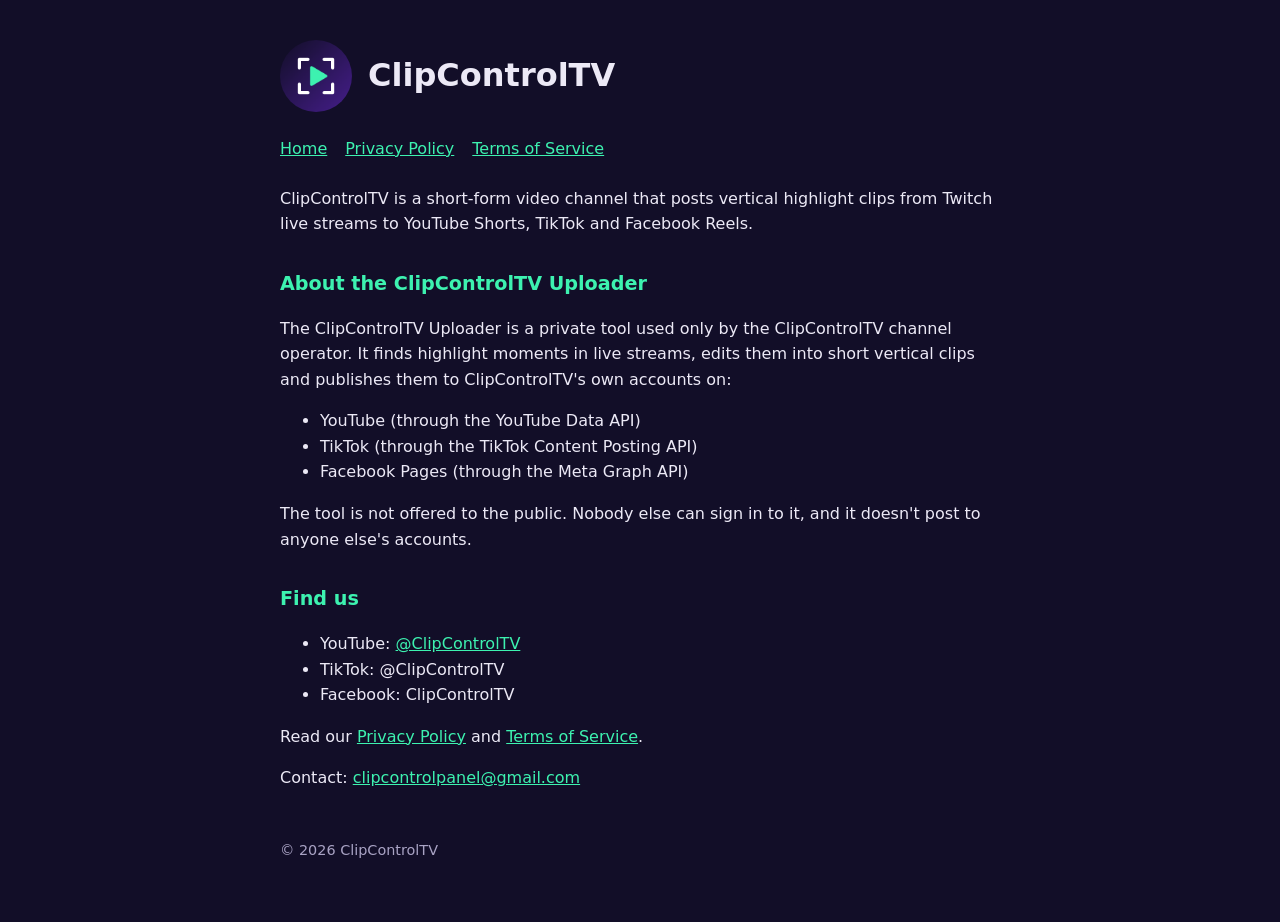
<file: index.html>
<!doctype html>
<html lang="en">
<head>
  <meta charset="utf-8">
  <meta name="viewport" content="width=device-width, initial-scale=1">
  <!-- GOOGLE SEARCH CONSOLE: if you use the "HTML tag" method, paste Google's meta tag on the line below this one. -->
  <title>ClipControlTV</title>
  <link rel="icon" href="logo.png">
  <link rel="stylesheet" href="style.css">
</head>
<body>
<main>
  <header>
    <img src="logo.png" alt="ClipControlTV logo">
    <h1>ClipControlTV</h1>
  </header>
  <nav><a href="index.html">Home</a><a href="privacy.html">Privacy Policy</a><a href="terms.html">Terms of Service</a></nav>

  <p>ClipControlTV is a short-form video channel that posts vertical highlight clips from Twitch live streams to YouTube Shorts, TikTok and Facebook Reels.</p>

  <h2>About the ClipControlTV Uploader</h2>
  <p>The ClipControlTV Uploader is a private tool used only by the ClipControlTV channel operator. It finds highlight moments in live streams, edits them into short vertical clips and publishes them to ClipControlTV's own accounts on:</p>
  <ul>
    <li>YouTube (through the YouTube Data API)</li>
    <li>TikTok (through the TikTok Content Posting API)</li>
    <li>Facebook Pages (through the Meta Graph API)</li>
  </ul>
  <p>The tool is not offered to the public. Nobody else can sign in to it, and it doesn't post to anyone else's accounts.</p>

  <h2>Find us</h2>
  <ul>
    <li>YouTube: <a href="https://www.youtube.com/@ClipControlTV">@ClipControlTV</a></li>
    <li>TikTok: @ClipControlTV</li>
    <li>Facebook: ClipControlTV</li>
  </ul>

  <p>Read our <a href="privacy.html">Privacy Policy</a> and <a href="terms.html">Terms of Service</a>.</p>
  <p>Contact: <a href="mailto:clipcontrolpanel@gmail.com">clipcontrolpanel@gmail.com</a></p>

  <footer>&copy; 2026 ClipControlTV</footer>
</main>
</body>
</html>
</file>
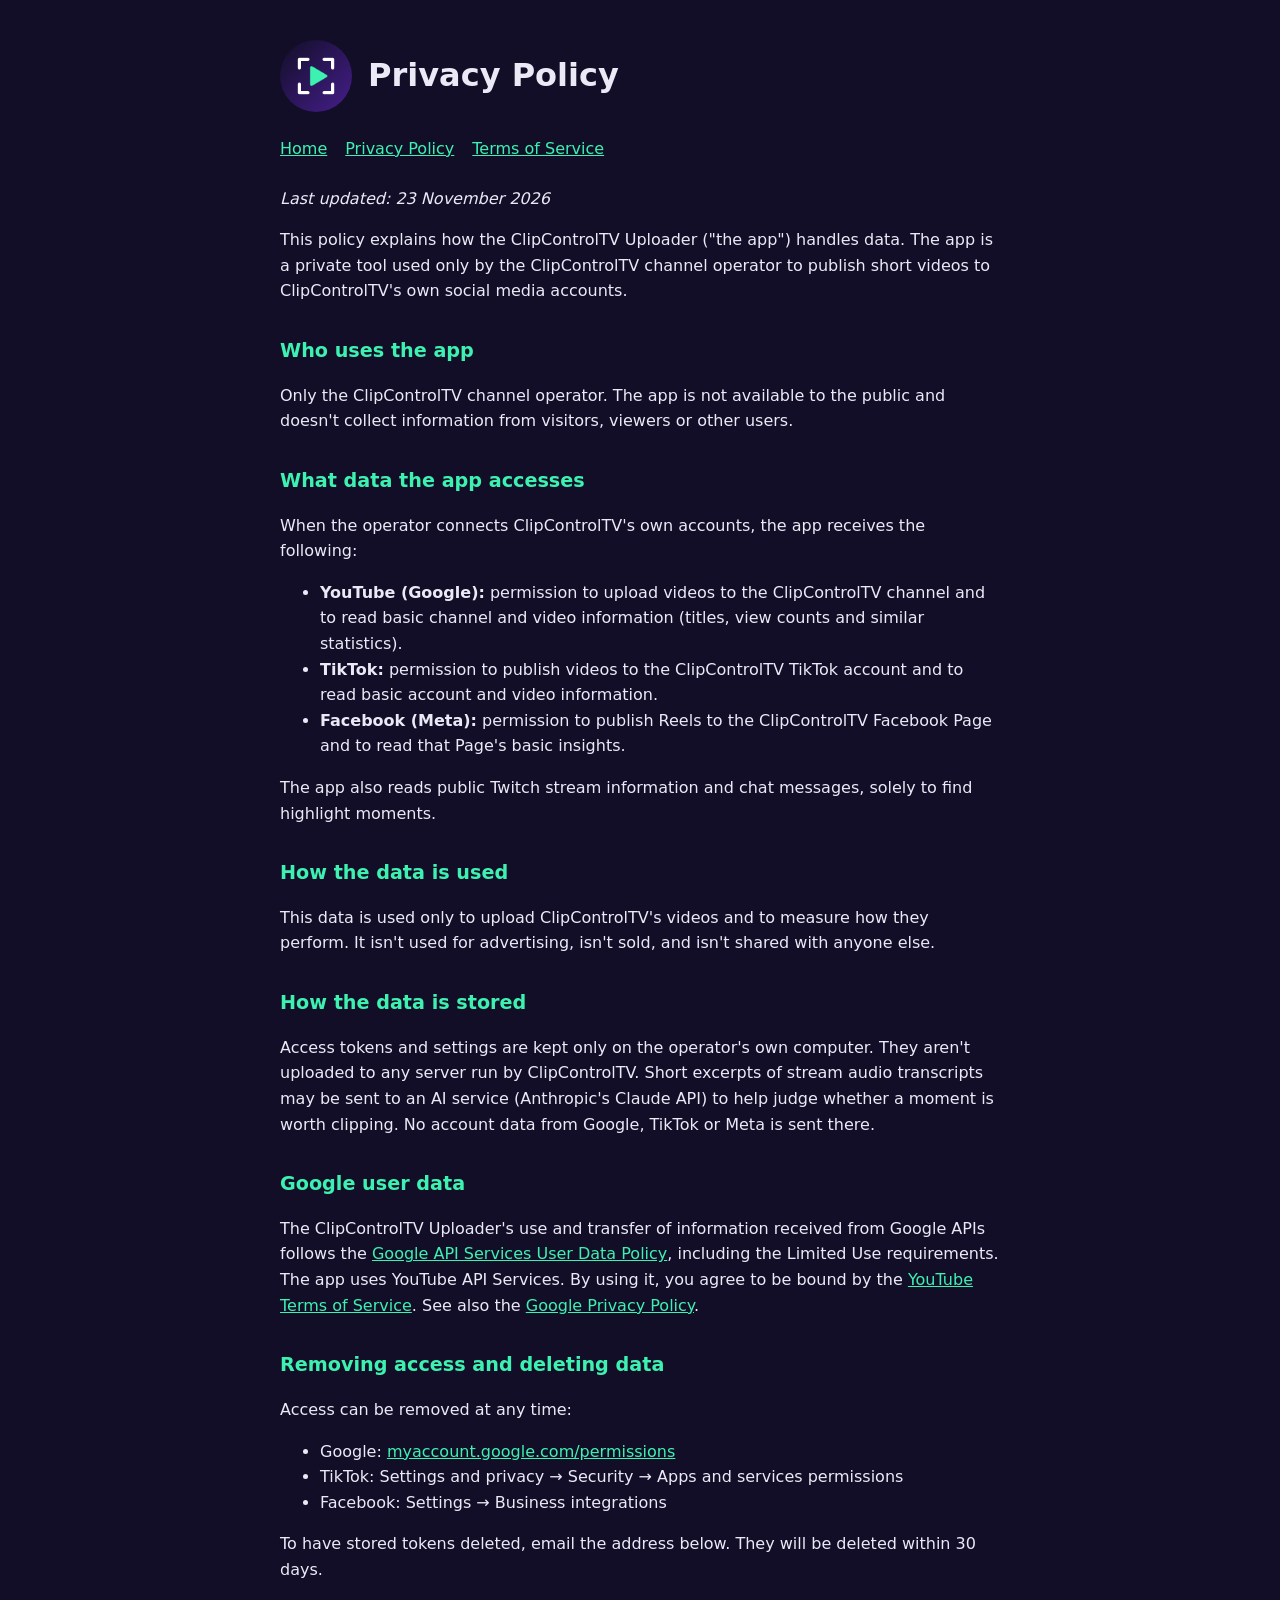
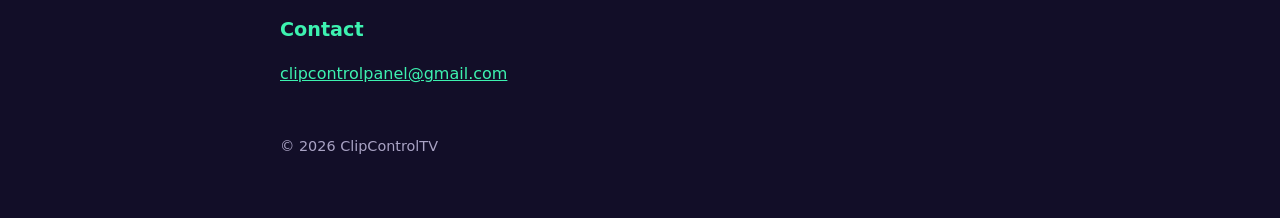
<file: privacy.html>
<!doctype html>
<html lang="en">
<head>
  <meta charset="utf-8">
  <meta name="viewport" content="width=device-width, initial-scale=1">
  <title>Privacy Policy - ClipControlTV</title>
  <link rel="icon" href="logo.png">
  <link rel="stylesheet" href="style.css">
</head>
<body>
<main>
  <header>
    <img src="logo.png" alt="ClipControlTV logo">
    <h1>Privacy Policy</h1>
  </header>
  <nav><a href="index.html">Home</a><a href="privacy.html">Privacy Policy</a><a href="terms.html">Terms of Service</a></nav>

  <p><em>Last updated: 23 November 2026</em></p>

  <p>This policy explains how the ClipControlTV Uploader ("the app") handles data. The app is a private tool used only by the ClipControlTV channel operator to publish short videos to ClipControlTV's own social media accounts.</p>

  <h2>Who uses the app</h2>
  <p>Only the ClipControlTV channel operator. The app is not available to the public and doesn't collect information from visitors, viewers or other users.</p>

  <h2>What data the app accesses</h2>
  <p>When the operator connects ClipControlTV's own accounts, the app receives the following:</p>
  <ul>
    <li><strong>YouTube (Google):</strong> permission to upload videos to the ClipControlTV channel and to read basic channel and video information (titles, view counts and similar statistics).</li>
    <li><strong>TikTok:</strong> permission to publish videos to the ClipControlTV TikTok account and to read basic account and video information.</li>
    <li><strong>Facebook (Meta):</strong> permission to publish Reels to the ClipControlTV Facebook Page and to read that Page's basic insights.</li>
  </ul>
  <p>The app also reads public Twitch stream information and chat messages, solely to find highlight moments.</p>

  <h2>How the data is used</h2>
  <p>This data is used only to upload ClipControlTV's videos and to measure how they perform. It isn't used for advertising, isn't sold, and isn't shared with anyone else.</p>

  <h2>How the data is stored</h2>
  <p>Access tokens and settings are kept only on the operator's own computer. They aren't uploaded to any server run by ClipControlTV. Short excerpts of stream audio transcripts may be sent to an AI service (Anthropic's Claude API) to help judge whether a moment is worth clipping. No account data from Google, TikTok or Meta is sent there.</p>

  <h2>Google user data</h2>
  <p>The ClipControlTV Uploader's use and transfer of information received from Google APIs follows the <a href="https://developers.google.com/terms/api-services-user-data-policy">Google API Services User Data Policy</a>, including the Limited Use requirements. The app uses YouTube API Services. By using it, you agree to be bound by the <a href="https://www.youtube.com/t/terms">YouTube Terms of Service</a>. See also the <a href="https://policies.google.com/privacy">Google Privacy Policy</a>.</p>

  <h2>Removing access and deleting data</h2>
  <p>Access can be removed at any time:</p>
  <ul>
    <li>Google: <a href="https://myaccount.google.com/permissions">myaccount.google.com/permissions</a></li>
    <li>TikTok: Settings and privacy &rarr; Security &rarr; Apps and services permissions</li>
    <li>Facebook: Settings &rarr; Business integrations</li>
  </ul>
  <p>To have stored tokens deleted, email the address below. They will be deleted within 30 days.</p>

  <h2>Contact</h2>
  <p><a href="mailto:clipcontrolpanel@gmail.com">clipcontrolpanel@gmail.com</a></p>

  <footer>&copy; 2026 ClipControlTV</footer>
</main>
</body>
</html>
</file>
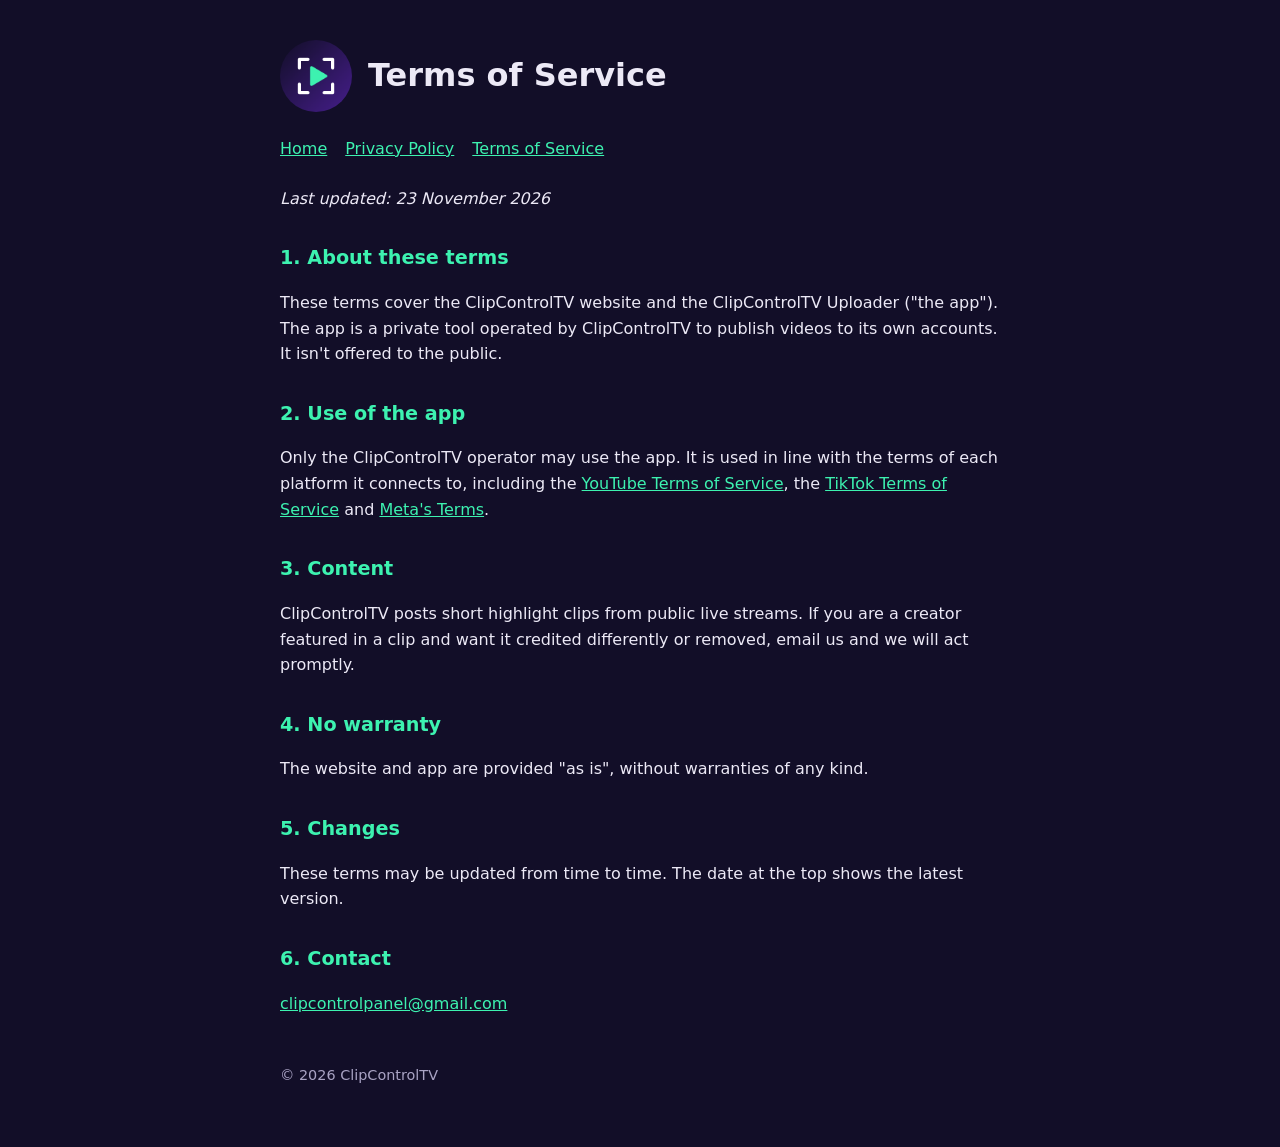
<file: terms.html>
<!doctype html>
<html lang="en">
<head>
  <meta charset="utf-8">
  <meta name="viewport" content="width=device-width, initial-scale=1">
  <title>Terms of Service - ClipControlTV</title>
  <link rel="icon" href="logo.png">
  <link rel="stylesheet" href="style.css">
</head>
<body>
<main>
  <header>
    <img src="logo.png" alt="ClipControlTV logo">
    <h1>Terms of Service</h1>
  </header>
  <nav><a href="index.html">Home</a><a href="privacy.html">Privacy Policy</a><a href="terms.html">Terms of Service</a></nav>

  <p><em>Last updated: 23 November 2026</em></p>

  <h2>1. About these terms</h2>
  <p>These terms cover the ClipControlTV website and the ClipControlTV Uploader ("the app"). The app is a private tool operated by ClipControlTV to publish videos to its own accounts. It isn't offered to the public.</p>

  <h2>2. Use of the app</h2>
  <p>Only the ClipControlTV operator may use the app. It is used in line with the terms of each platform it connects to, including the <a href="https://www.youtube.com/t/terms">YouTube Terms of Service</a>, the <a href="https://www.tiktok.com/legal/terms-of-service">TikTok Terms of Service</a> and <a href="https://www.facebook.com/terms">Meta's Terms</a>.</p>

  <h2>3. Content</h2>
  <p>ClipControlTV posts short highlight clips from public live streams. If you are a creator featured in a clip and want it credited differently or removed, email us and we will act promptly.</p>

  <h2>4. No warranty</h2>
  <p>The website and app are provided "as is", without warranties of any kind.</p>

  <h2>5. Changes</h2>
  <p>These terms may be updated from time to time. The date at the top shows the latest version.</p>

  <h2>6. Contact</h2>
  <p><a href="mailto:clipcontrolpanel@gmail.com">clipcontrolpanel@gmail.com</a></p>

  <footer>&copy; 2026 ClipControlTV</footer>
</main>
</body>
</html>
</file>
<file: style.css>
body { margin: 0; font-family: system-ui, -apple-system, "Segoe UI", Arial, sans-serif; background: #120e28; color: #ece9f6; line-height: 1.6; }
main { max-width: 720px; margin: 0 auto; padding: 40px 20px 60px; }
header { display: flex; align-items: center; gap: 16px; margin-bottom: 24px; }
header img { width: 72px; height: 72px; border-radius: 50%; }
h1 { margin: 0; font-size: 2rem; }
h2 { margin-top: 2rem; color: #3df2b0; font-size: 1.2rem; }
a { color: #3df2b0; }
nav { margin: 8px 0 24px; }
nav a { margin-right: 18px; }
footer { margin-top: 48px; font-size: 0.9rem; color: #a9a3c4; }
</file>
